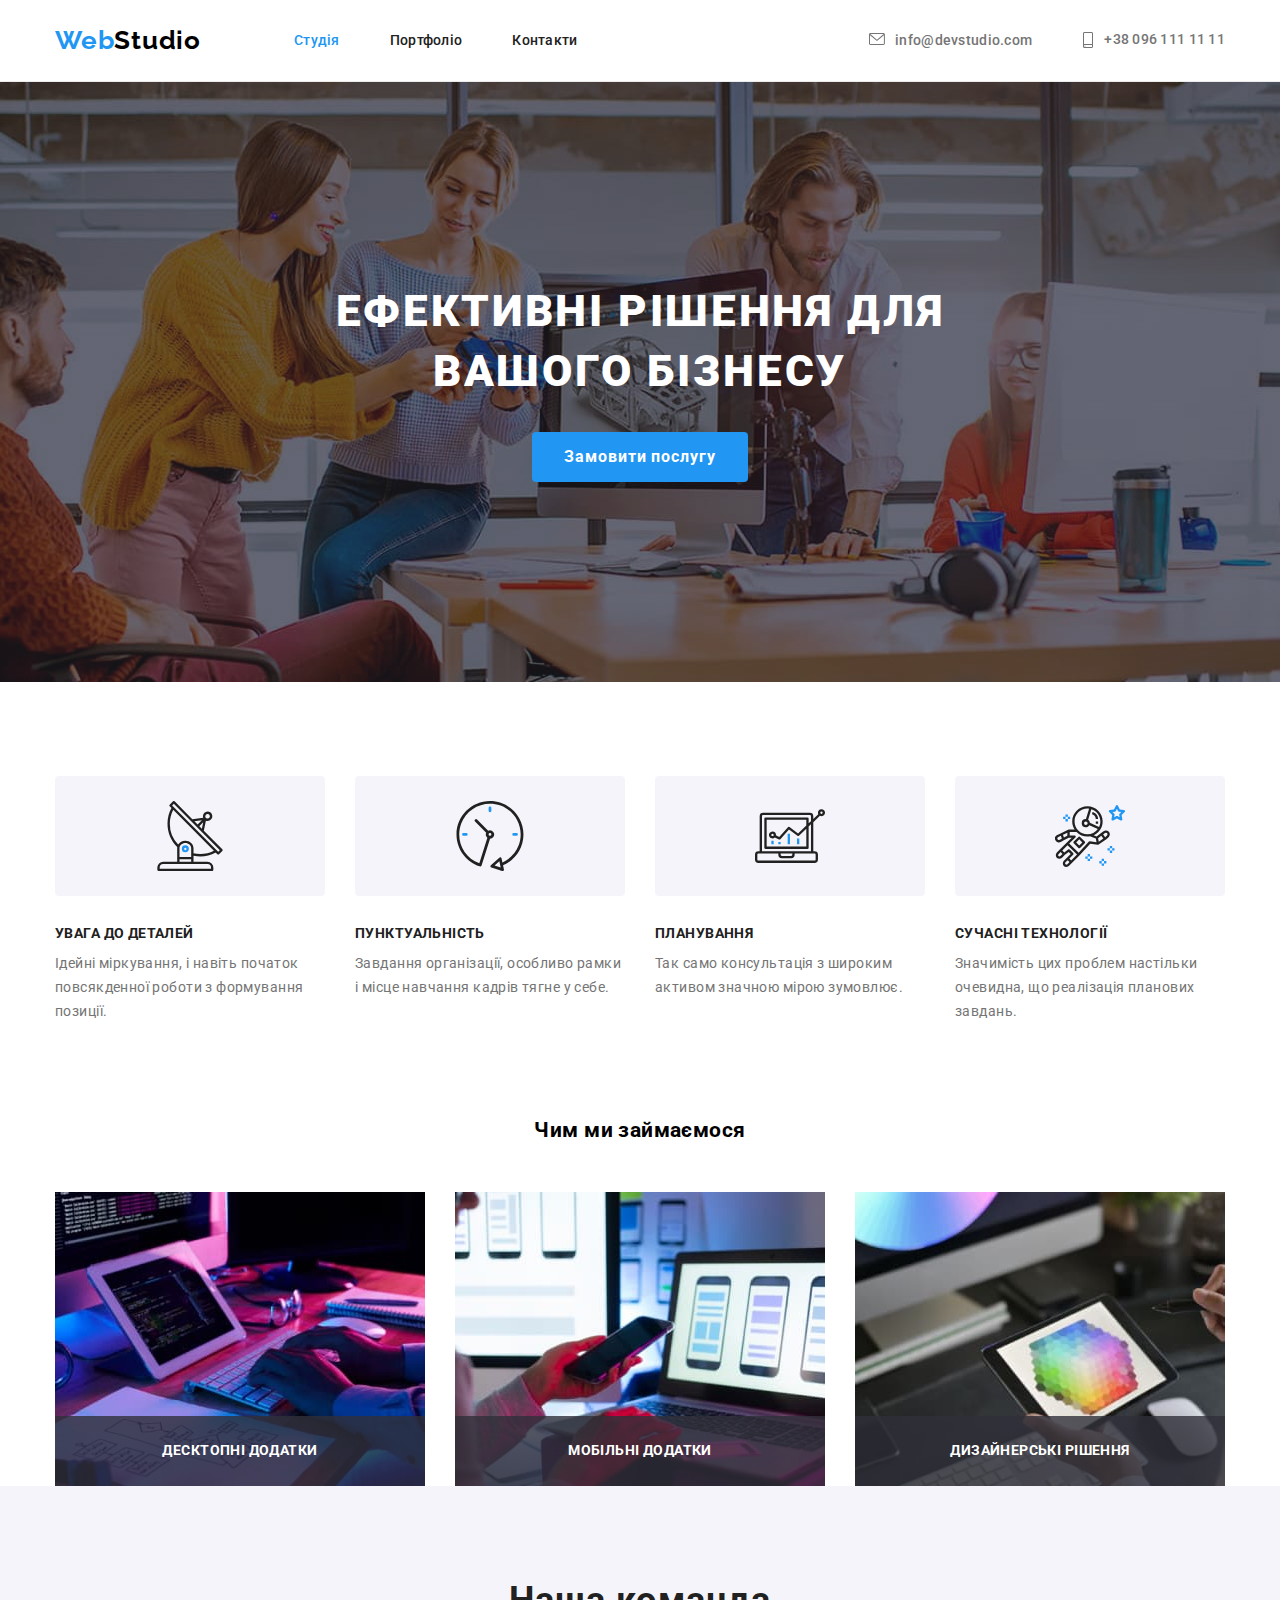
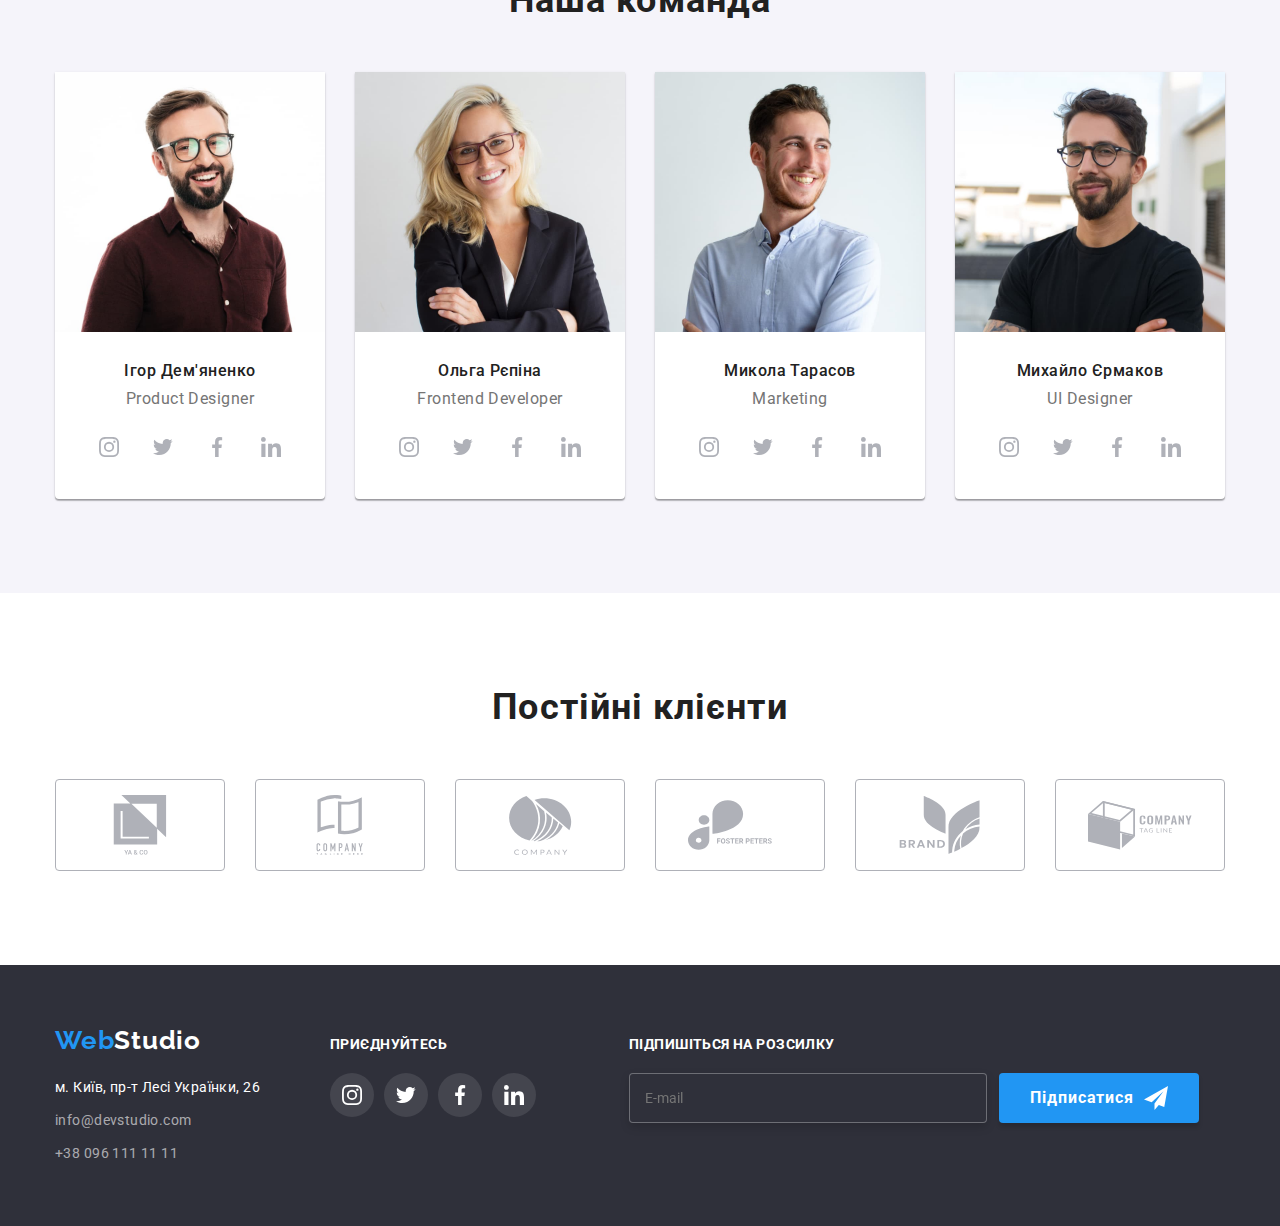
<file: index.html>
<!DOCTYPE html>
<html lang="en">
  <head>
    <meta charset="UTF-8" />
    <meta http-equiv="X-UA-Compatible" content="IE=edge" />
    <meta name="viewport" content="width=device-width, initial-scale=1.0" />
    <link rel="preconnect" href="https://fonts.googleapis.com" />
    <link rel="preconnect" href="https://fonts.gstatic.com" crossorigin />
    <link
      href="https://fonts.googleapis.com/css2?family=Montserrat:wght@400;700&family=Raleway:wght@700&family=Roboto:wght@400;500;700;900&display=swap"
      rel="stylesheet"
    />
    <link
      rel="stylesheet"
      href="https://cdnjs.cloudflare.com/ajax/libs/modern-normalize/1.1.0/modern-normalize.min.css"
      integrity="sha512-wpPYUAdjBVSE4KJnH1VR1HeZfpl1ub8YT/NKx4PuQ5NmX2tKuGu6U/JRp5y+Y8XG2tV+wKQpNHVUX03MfMFn9Q=="
      crossorigin="anonymous"
      referrerpolicy="no-referrer"/>
    <link rel="stylesheet" href="./css/main.min.css" />
    <title>Document</title>
  </head>
  <body>
<section>
    <header class="title">
      <div class="logo">
        <a class="logo__Studio-header" href="index.html">
          <span class="logo__Web-header">Web</span>Studio</a>
        <nav class="navigation">
          <ul class="navigation__header">
            <li class="navigation__item">
              <a href="./index.html" class="navigation__header-link navigation__header-link--current"
                >Студія</a>
            </li>
            <li class="navigation__item">
              <a href="./portfolio.html" class="navigation__header-link"
                >Портфоліо</a
              >
            </li>
            <li class="navigation__item">
              <a href="./index.html" class="navigation__header-link">Контакти</a>
            </li>
          </ul>
        </nav>
         <ul class="contact">
            <li class="contact__item">
              <a class="contact__mail" href="mailto:info@devstudio.com">
                <svg class="contact__icon-letter" width="16px" height="12px">
                <use href="./images/symbol-defs.svg#icon-letterhover"></use>
              </svg>info@devstudio.com</a>
            </li>
            <li class="contact__item">
              <a class="contact__tel" href="tel:+380961111111">
                <svg class="contact__icon-phone" width="12px" height="16px"> 
                <use href="./images/symbol-defs.svg#icon-phone"></use></svg>+38 096 111 11 11</a>
            </li>
          </ul>
      </div>
      </section>
    </header>
    <main>
      <section class="service-order">
        <div class="banner">
          <h1 class="banner__slogan">Ефективні рішення для вашого бізнесу</h1>
          <button data-modal-open class="banner__button-order" type="button">Замовити послугу</button>
         <div class="backdrop is-hidden" data-modal>
        <div class="modal">
           <button data-modal-close  class="modal__close-modal">
            <svg class="modal__close" width="18px" height="18px">
                <use href="./images/symbol-defsicon.svg#icon-closem"></use>
        </svg></button> 
        
        <form class="modal__table">
             <p class="modal__review">Залиште свої дані, ми вам передзвонимо</p>
             <div class="modal__form">
            <label for="name" class="modal__label-form">Ім'я
            <div class="modal__form-icon"> 
            <input class="modal__input-form" type="text" name="name" id="name" required >
            <svg class="modal__table-icon" width="18px" height="18px">
                <use href="./images/symbol-deffs.svg#icon-name"></use>
            </svg>
        </div>
            </label>
            </div>
            <div class="modal__form">
            <label  for="tel" class="modal__label-form">Телефон
                <div class="modal__form-icon">
            <input class="modal__input-form" type="tel" name="tel" id="tel" required >
            <svg class="modal__table-icon" width="18px"  height="18px">
                <use href="./images/symbol-deffs.svg#icon-tel"></use>
            </svg>
        </div>
            </label>
            </div>
            <div class="modal__form">
            <label for="mail" class="modal__label-form">Пошта
                <div class="modal__form-icon">
            <input  class="modal__input-form" type="email" name="mail" id="mail" required>
            <svg class="modal__table-icon" width="18px" height="18px">
                <use href="./images/symbol-deffs.svg#icon-mail"></use>
            </svg>
        </div>
            </label>
            </div>
            <div class="modal__form modal__form--form-comment">
            <label  for="comment" class="modal__label-form">Коментар</label>
            <textarea class="modal__input-comment" name="comment" id="comment" required cols="30" rows="10"  placeholder="Введіть текст"></textarea>
            </div>
            <div class="modal__form-checkbox">
            <label  class="modal__label-checkbox">
            <input  type="checkbox" class="modal__input-checkbox" name="" value="Погоджуюся з розсилкою та приймаю Умови договору">
            <span class="modal__icon-check">
            </span>
            Погоджуюся з розсилкою та приймаю <a class="modal__policy" href="">Умови договору </a></label>
        </div>
            <button class="modal__button-send" type="submit"  >Відправити</button>
        </form>
    
        </div>
         </div>
        </div>
      </section>
      <section class="soft-skills">
        <div class="skills">
          <h2 class="skills__hidden visually-hidden">Портфоліо</h2>
          <ul class="skills__list"> 
            <li class="skills__item-list">
              <div class="skills__icons"><svg class="icon-skills" width="70px" height="70px">
                  <use href="./images/symbol-defs.svg#icon-sputnik-antena"></use>
                </svg></div>
              <h3 class="skills__item">
                Увага до деталей</h3>
              <p class="skills__discription">
                Ідейні міркування, і навіть початок повсякденної роботи з формування позиції.
              </p>
            </li>
            <li class="skills__item-list">
              <div class="skills__icons"><svg class="icon-skills" width="70px" height="70px"> 
                <use href="./images/symbol-defs.svg#icon-time"></use>
              </svg></div>
              <h3 class="skills__item">
                Пунктуальність</h3>
              <p class="skills__discription">
                Завдання організації, особливо рамки і місце навчання кадрів тягне у себе.
              </p>
            </li>
            <li class="skills__item-list">
              <div class="skills__icons"><svg class="icon-skills" width="70px" height="70px">
                <use href="./images/symbol-defs.svg#icon-computer"></use>
              </svg></div>
              <h3 class="skills__item">
                Планування</h3>
              <p class="skills__discription">
                Так само консультація з широким активом значною мірою зумовлює.
              </p>
            </li>
            <li class="skills__item-list">
              <div class="skills__icons"><svg class="icon-skills" width="70px" height="70px">
                <use href="./images/symbol-defs.svg#icon-astranaut"></use>
              </svg></div>
              <h3 class="skills__item">
                Сучасні Технології</h3>
              <p class="skills__discription">
                Значимість цих проблем настільки очевидна, що реалізація планових завдань.
              </p>
            </li>
          </ul>
        </div>
        </section>
        <section class="whatwedo section additional">
        <div class="job container">
          <h2 class="job__image-title">Чим ми займаємося</h2>
          <ul class="job__image-list">
            <li class="job__image"> 
                <div class="job__image-desktop">
              <img width="370" alt="Людина пише код" src="./images/imga.jpg" />
              <p class="job__desktop-app">Десктопні додатки</p>
              </div>  
            </li>
            <li class="job__image">
              <img width="370" alt="Людина вибирає інтерфейс" src="./images/imgb.jpg" />
              <p class="job__desktop-app">Мобільні додатки</p>
            </li>
            <li class="job__image">
              <img width="370" alt="Палітра на екрані девайсу" src="./images/imgc.jpg" />
              <p class="job__desktop-app">Дизайнерські рішення</p>
            </li>
          </ul>
          </div>
        
      </section>
      <section class="image-background">
        <div class="staff">
          <h2 class="staff__image-team">Наша команда</h2>
          <ul class="staff__image-team-list">
            <li class="staff__image-staff">
              <img width="270" alt="фото Ігор Дем'яненко" src="./images/imgd.jpg" />
              <div class="staff__div">
              <h3 class="staff__image-team-name">Ігор Дем'яненко</h3>
              <p class="staff__image-team-position">Product Designer</p>
              <ul class="staff__list">
              <li class="staff__item">
              <a href="" class="staff__link">
                <svg class="staff__icon" width="20px" height="20px" >
                <use href="./images/symbol-defs.svg#icon-instagram"></use> 
                </svg>
                </a>
              </li>
              <li class="staff__item">
              <a href="" class="staff__link">
                <svg class="staff__icon" width="20px" height="20px" >
                <use href="./images/symbol-defs.svg#icon-twitter"></use> 
                </svg>
                </a>
              </li>
              <li class="staff__item">
              <a href="" class="staff__link">
                <svg class="staff__icon" width="20px" height="20px" >
                <use href="./images/symbol-defs.svg#icon-facebook"></use> 
                </svg>
                </a>
              </li>
              <li class="staff__item">
              <a href="" class="staff__link">
                <svg class="staff__icon" width="20px" height="20px" >
                <use href="./images/symbol-defs.svg#icon-linkedin"></use> 
                </svg>
                </a>
              </li>
              </ul>
              </div>
            </li>
            <li class="staff__image-staff">
              <img width="270" alt="фото Ольга Рєпіна" src="./images/imge.jpg" />
              <div class="staff__div">
              <h3 class="staff__image-team-name">Ольга Рєпіна</h3>
              <p class="staff__image-team-position">Frontend Developer</p>
              <ul class="staff__list">
              <li class="staff__item">
              <a href="" class="staff__link">
                <svg class="staff__icon" width="20px" height="20px" >
                <use href="./images/symbol-defs.svg#icon-instagram"></use> 
                </svg>
                </a>
              </li>
              <li class="staff__item">
              <a href="" class="staff__link">
                <svg class="staff__icon" width="20px" height="20px" >
                <use href="./images/symbol-defs.svg#icon-twitter"></use>
                </svg>
                </a>
                <li class="staff__item">
              <a href="" class="staff__link">
                <svg class="staff__icon" width="20px" height="20px" >
                <use href="./images/symbol-defs.svg#icon-facebook"></use> 
                <use href="./"></use>
                </svg>
                </a>
                <li class="staff__item">
              <a href="" class="staff__link">
                <svg class="staff__icon" width="20px" height="20px" >
                <use href="./images/symbol-defs.svg#icon-linkedin"></use>
                </svg>
                </a>
              </div>
            </li>
            <li class="staff__image-staff">
              <img width="270" alt="фото Микола Тарасов" src="images/imgf.jpg" />
              <div class="staff__div">
              <h3 class="staff__image-team-name">Микола Тарасов</h3>
              <p class="staff__image-team-position">Marketing</p>
              <ul class="staff__list">
              <li class="staff__item">
              <a href="" class="staff__link">
                <svg class="staff__icon" width="20px" height="20px" >
                <use href="./images/symbol-defs.svg#icon-instagram"></use>
                </svg>
                </a>
              </li>
              <li class="staff__item">
              <a href="" class="staff__link">
                <svg class="staff__icon" width="20px" height="20px" >
                <use href="./images/symbol-defs.svg#icon-twitter"></use>
                </svg>
                </a>
                <li class="staff__item">
              <a href="" class="staff__link">
                <svg class="staff__icon" width="20px" height="20px" >
                <use href="./images/symbol-defs.svg#icon-facebook"></use> 
                </svg>
                </a>
                <li class="staff__item">
              <a href="" class="staff__link">
                <svg class="staff__icon" width="20px" height="20px" >
                <use href="./images/symbol-defs.svg#icon-linkedin"></use> 
                </svg>
                </a>
              </div>
            </li>
            <li class="staff__image-staff">
              <img width="270" alt="фото Михайло Єрмаков" src="images/imgg.jpg" />
              <div class="staff__div">
              <h3 class="staff__image-team-name">Михайло Єрмаков </h3>
              <p class="staff__image-team-position">UI Designer</p>
              <ul class="staff__list">
              <li class="staff__item">
              <a href="" class="staff__link">
                <svg class="staff__icon" width="20px" height="20px"  >
                <use href="./images/symbol-defs.svg#icon-instagram"></use> 
                </svg>
                </a>
              </li>
              <li class="staff__item">
              <a href="" class="staff__link">
                <svg class="staff__icon" width="20px" height="20px" >
                <use href="./images/symbol-defs.svg#icon-twitter"></use>                 
                </svg>
                </a>
              </li>
              <li class="staff__item">
              <a href="" class="staff__link">
                <svg class="staff__icon" width="20px" height="20px" >
                <use href="./images/symbol-defs.svg#icon-facebook"></use>                
                </svg>
                </a>
              </li>
              <li class="staff__item">
              <a href="" class="staff__link">
                <svg class="staff__icon" width="20px" height="20px" >      
                <use href="./images/symbol-defs.svg#icon-linkedin"></use> 
                </svg>
                </a>
              </li>
              </div>
            </li>
          </ul>
        </div>
        </section>
        <section class="clients">
        <div class="customers">
          <h2 class="customers__title">Постійні клієнти</h2>
          <ul class="customers__list">
            <li class="customers__items">
              <a href="#" class="customers__icon-ref">
             <svg class="customers__icons" width="106px" height="60px">
              <use href="./images/symbol-defs.svg#icon-yaco"></use>
             </svg>
             </a>
            </li>
            <li class="customers__items">
              <a href="#" class="customers__icon-ref">
             <svg class="customers__icons" width="106px" height="60px">
              <use href="./images/symbol-defs.svg#icon-companytaglinehere"></use>
             </svg>
             </a>
            </li>
            <li class="customers__items">
             <a href="#" class="customers__icon-ref">
              <svg class="customers__icons" width="106px" height="60px">
              <use href="./images/symbol-defs.svg#icon-company"></use>
             </svg>
             </a>
            </li>
            <li class="customers__items">
              <a href="#" class="customers__icon-ref">
             <svg class="customers__icons" width="106px" height="60px">
              <use href="./images/symbol-defs.svg#icon-fosterpeters"></use>
             </svg>
             </a>
            </li>
            <li class="customers__items">
              <a href="#" class="customers__icon-ref">
             <svg class="customers__icons" width="106px" height="60px">
              <use href="./images/symbol-defs.svg#icon-brand"></use>
             </svg>
             </a>
            </li>
            <li class="customers__items">
              <a href="#" class="customers__icon-ref">
             <svg class="customers__icons" width="106px" height="60px">
              <use href="./images/symbol-defs.svg#icon-companytagline"></use>
             </svg>
             </a>
            </li>
          </ul>
        </div>
      </section>
    </main>
    <footer class="site-footer">
      <div class="footer">
      <div class="footer__web">
        <a class="footer__Studio" href="index.html"
          ><span class="footer__Web">Web</span>Studio</a>
        <address class="footer__address">
          <ul class="footer__contact-information">
            <li class="footer__address-link">
              <a
                class="footer__google-map"
                href="https://goo.gl/maps/xMRnPwp1A4SYm6yV7"
                target="_blank"
                rel="noreferrer noopener">
                м. Київ, пр-т Лесі Українки, 26</a>
            </li>
            <li class="footer__address-link">
              <a class="footer__contact-email" href="mailto:info@devstudio.com"
                >info@devstudio.com</a>
            </li>
            <li class="footer__address-link">
              <a class="footer__contact-phone link-decoration" href="tel:+380961111111"
                >+38 096 111 11 11</a>
            </li>
          </ul>
      </div>
      <div class="footer__social-network">
        <h2 class="footer__social-network-title">Приєднуйтесь</h2>
        <ul class="footer__social-list">
        <li class="footer__social-item">
        <a  href="" class="footer__social-link" >
      <svg class="footer__social-icon" width="20px" height="20px">
        <use href="./images/symbol-defs.svg#icon-instagram"></use>
      </svg>
        </a>
        </li>
        <li class="footer__social-item">
        <a href="#" class="footer__social-link" >
      <svg class="footer__social-icon" width="20px" height="20px">
        <use href="./images/symbol-defs.svg#icon-twitter"></use>
      </svg>
        </a>
        </li>
        <li class="footer__social-item">
        <a href="#" class="footer__social-link" >
      <svg class="footer__social-icon" width="20px" height="20px">
        <use href="./images/symbol-defs.svg#icon-facebook"></use>
      </svg>
        </a>
        </li>
        <li class="footer__social-item">
        <a href="#" class="footer__social-link" >
      <svg class="footer__social-icon" width="20px" height="20px">
        <use href="./images/symbol-defs.svg#icon-linkedin"></use>
      </svg>
        </a>
        </li>
        </ul>
      </h2>
      </div>
      <div class="footer__news-letter">
        <h2 class="footer__news-title">Підпишіться на розсилку</h2>
        <form class="footer__mail">
            <label  for="e-mail"></label>
            <input class="footer__text-email" type="mail" name="e-mail" id="e-mail" required  placeholder="E-mail">
            <button class="footer__button-sign" type="submit"><span class="footer__text-sign">Підписатися</span> 
                <svg class="footer__icon" width="24" height="24">
                    <use href="./images/symbol-deffs.svg#icon-send"></use>
                </svg>
            </button>
        </form>
      </div>
      </div>
      </address>
    </footer>
    
     <script src="./js/modal.js"></script>
  </body>
</html>
</file>
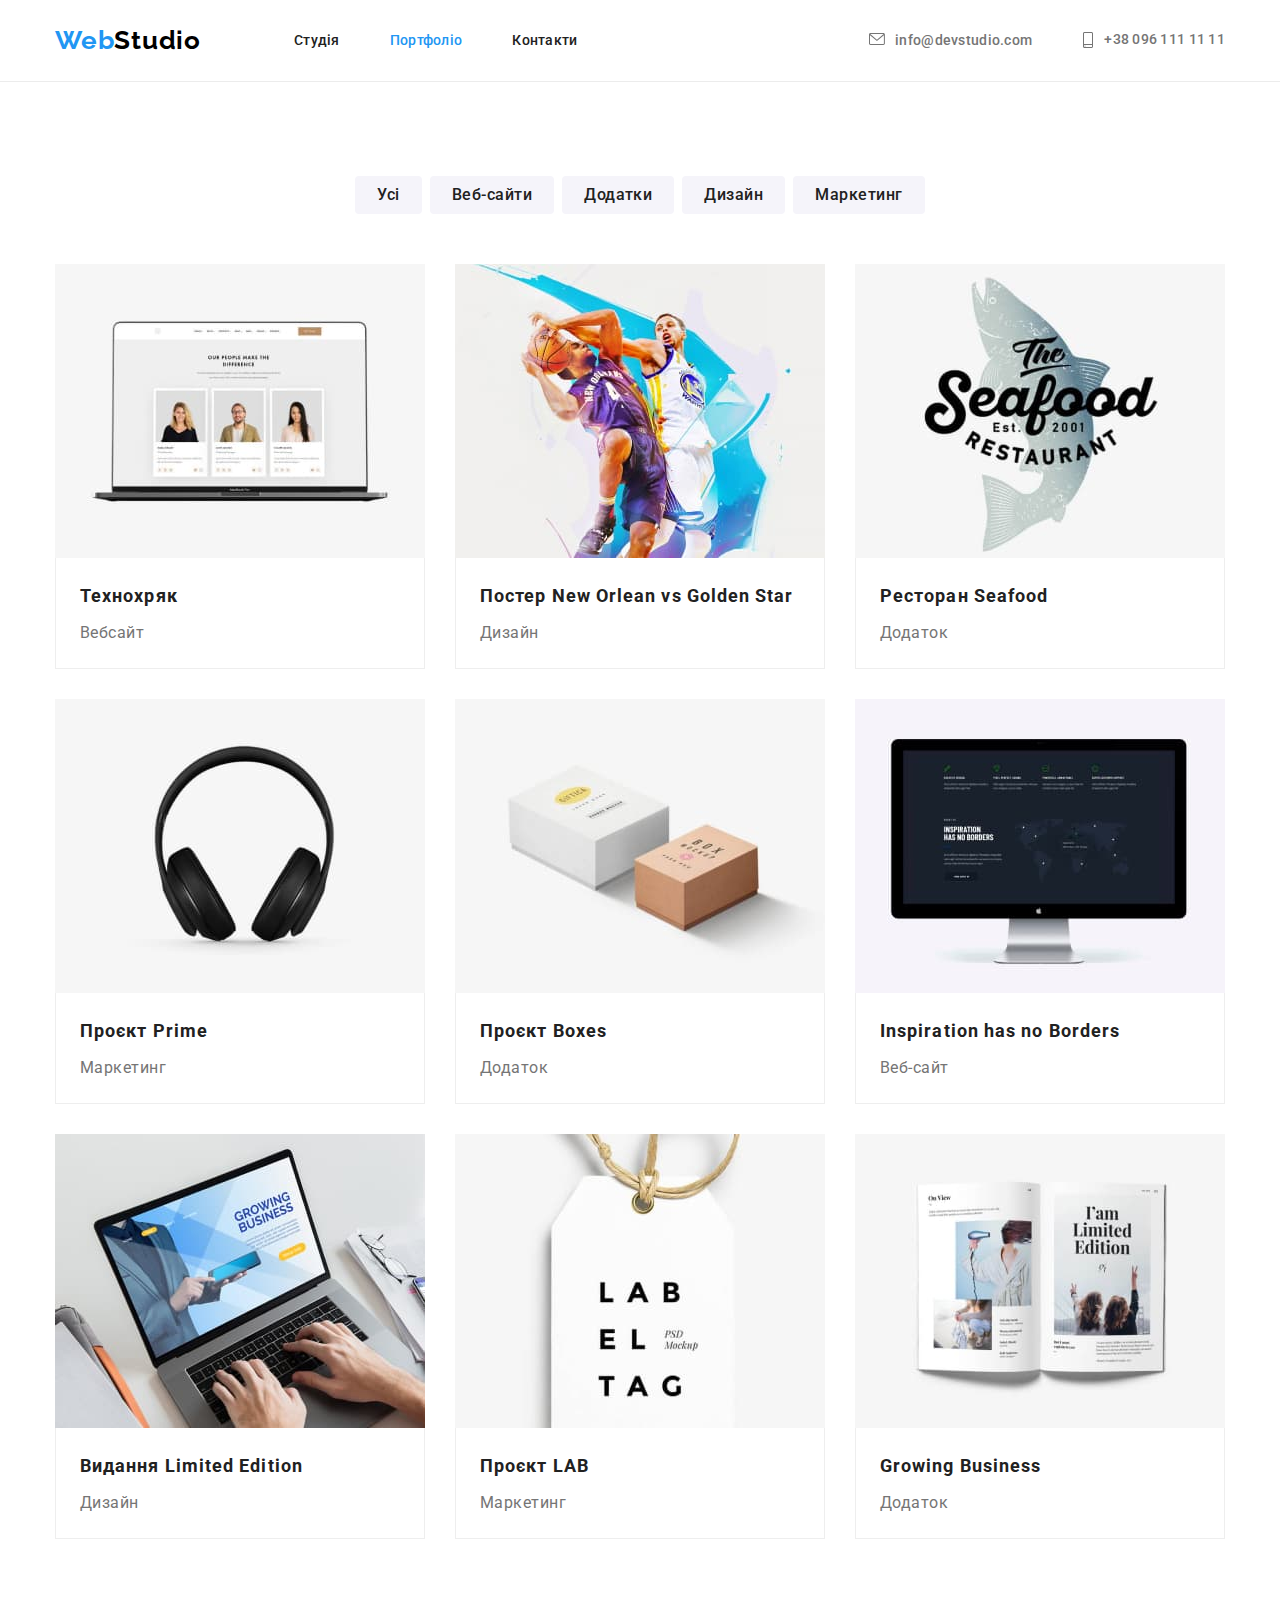
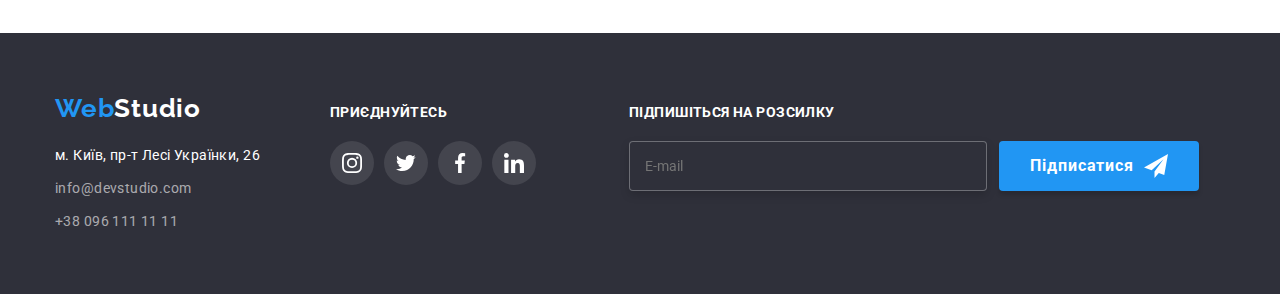
<file: portfolio.html>
<!DOCTYPE html>
<html lang="en">
  <head>
    <meta charset="UTF-8" />
    <meta http-equiv="X-UA-Compatible" content="IE=edge" />
    <meta name="viewport" content="width=device-width, initial-scale=1.0" />
    <link rel="preconnect" href="https://fonts.googleapis.com" />
    <link rel="preconnect" href="https://fonts.gstatic.com" crossorigin />
    <link
      href="https://fonts.googleapis.com/css2?family=Montserrat:wght@400;700&family=Raleway:wght@700&family=Roboto:wght@400;500;700;900&display=swap"
      rel="stylesheet"
    />
    <link
      rel="stylesheet"
      href="https://cdnjs.cloudflare.com/ajax/libs/modern-normalize/1.1.0/modern-normalize.min.css"
      integrity="sha512-wpPYUAdjBVSE4KJnH1VR1HeZfpl1ub8YT/NKx4PuQ5NmX2tKuGu6U/JRp5y+Y8XG2tV+wKQpNHVUX03MfMFn9Q=="
      crossorigin="anonymous"
      referrerpolicy="no-referrer"
    />
    <link rel="stylesheet" href="./css/main.min.css"/>
    <title>Портфоліо</title>
  </head>
  <body>
    <section>
    <header class="title">
      <div class="logo">
        <a class="logo__Studio-header" href="index.html">
          <span class="logo__Web-header">Web</span>Studio</a>
        <nav class="navigation">
          <ul class="navigation__header">
            <li class="navigation__item">
              <a href="./index.html" class="navigation__header-link"
                >Студія</a>
            </li>
            <li class="navigation__item">
              <a href="./portfolio.html" class="navigation__header-link  navigation__header-link--current"
                >Портфоліо</a
              >
            </li>
            <li class="navigation__item">
              <a href="./index.html" class="navigation__header-link">Контакти</a>
            </li>
          </ul>
        </nav>
         <ul class="contact">
            <li class="contact__item">
              <a class="contact__mail" href="mailto:info@devstudio.com">
                <svg class="contact__icon-letter" width="16px" height="12px">
                <use href="./images/symbol-defs.svg#icon-letterhover"></use>
              </svg>info@devstudio.com</a>
            </li>
            <li class="contact__item">
              <a class="contact__tel" href="tel:+380961111111">
                <svg class="contact__icon-phone" width="12px" height="16px"> 
                <use href="./images/symbol-defs.svg#icon-phone"></use></svg>+38 096 111 11 11</a>
            </li>
          </ul>
      </div>
      </section>
    </header>
    <main>
      <section class="main-section">
        <div class="btns">
          <h1 class="btns__hidden">Портфоліо</h1>
          <ul class="btns__list">
            <li><button class="btns__btn" type="button">Усі</button></li>
            <li><button class="btns__btn" type="button">Веб-сайти</button></li>
            <li><button class="btns__btn" type="button">Додатки</button></li>
            <li><button class="btns__btn" type="button">Дизайн</button></li>
            <li><button class="btns__btn" type="button">Маркетинг</button></li>
          </ul>
          <ul class="cards-images">
            <li class="cards">
              <a href="" class="cards__link">
                <div class="cards__overlay">
              <img width="370" alt="веб-сайт" src="./images/img8.jpg" />
              <div class="cards__work-text">
              <p class="cards__overlay-text">Ресурс пропонує комплексні пропозиції з різним рівнем функціоналу та сервісів. Все це дозволить відвідувачу отримати вичерпні відомості про компанію чи приватну особу.
              </p>
            </div>
            </div>
              <div class="cards__image-border">
                <h2 class="cards__image-name">Технохряк</h2>
                <p class="cards__image-name-discription">Вебсайт</p>
              </div>
              </a>
            </li>
            <li class="cards">
              <a href="" class="cards__link link-decoration">
                <div class="cards__overlay">
              <img width="370" alt="дизайн" src="./images/img9.jpg" />
              <div class="cards__work-text">
              <p class="cards__overlay-text">Ресурс пропонує комплексні пропозиції з різним рівнем функціоналу та сервісів. Все це дозволить відвідувачу отримати вичерпні відомості про компанію чи приватну особу.
              </p>
              </div>
            </div>
              <div class="cards__image-border">
                <h2 class="cards__image-name">Постер New Orlean vs Golden Star</h2>
                <p class="cards__image-name-discription">Дизайн</p>
              </div>
              </a>
            </li>
            <li class="cards">
              <a href="" class="cards__link link-decoration">
                <div class="cards__overlay">
              <img width="370" alt="додаток" src="./images/img10.jpg" />
              <div class="cards__work-text">
              <p class="cards__overlay-text">Ресурс пропонує комплексні пропозиції з різним рівнем функціоналу та сервісів. Все це дозволить відвідувачу отримати вичерпні відомості про компанію чи приватну особу.
              </p>
              </div>
            </div>
              <div class="cards__image-border">
                <h2 class="cards__image-name">Ресторан Seafood</h2>
                <p class="cards__image-name-discription">Додаток</p>
              </div>
              </a>
            </li>
            <li class="cards">
              <a href="" class="cards__link link-decoration">
                <div class="cards__overlay">
              <img width="370" alt="маркетинг" src="./images/img11.jpg" />
              <div class="cards__work-text">
              <p class="cards__overlay-text">Ресурс пропонує комплексні пропозиції з різним рівнем функціоналу та сервісів. Все це дозволить відвідувачу отримати вичерпні відомості про компанію чи приватну особу.
              </p>
              </div>
            </div>
              <div class="cards__image-border">
                <h2 class="cards__image-name">Проєкт Prime</h2>
                <p class="cards__image-name-discription">Маркетинг</p>
              </div>
              </a>
            </li>
            <li class="cards">
              <a href="" class="cards__link link-decoration">
                <div class="cards__overlay">
              <img width="370" alt="фото додаток" src="./images/img12.jpg" />
              <div class="cards__work-text">
              <p class="cards__overlay-text">Ресурс пропонує комплексні пропозиції з різним рівнем функціоналу та сервісів. Все це дозволить відвідувачу отримати вичерпні відомості про компанію чи приватну особу.
              </p>
              </div>
            </div>
              <div class="cards__image-border">
                <h2 class="cards__image-name">Проєкт Boxes</h2>
                <p class="cards__image-name-discription">Додаток</p>
              </div>
              </a>
            </li>
            <li class="cards">
              <a href="" class="cards__link link-decoration">
                <div class="cards__overlay">
              <img width="370" alt="фото веб-сайт" src="./images/img13.jpg" />
              <div class="cards__work-text">
              <p class="cards__overlay-text">Ресурс пропонує комплексні пропозиції з різним рівнем функціоналу та сервісів. Все це дозволить відвідувачу отримати вичерпні відомості про компанію чи приватну особу.
              </p>
              </div>
            </div>
              <div class="cards__image-border">
                <h2 class="cards__image-name">Inspiration has no Borders</h2>
                <p class="cards__image-name-discription">Веб-сайт</p>
              </div>
              </a>
            </li>
            <li class="cards">
              <a href="" class="cards__link link-decoration">
                <div class="cards__overlay">
              <img width="370" alt="фото дизайн" src="./images/img14.jpg" />
              <div class="cards__work-text">
              <p class="cards__overlay-text">Ресурс пропонує комплексні пропозиції з різним рівнем функціоналу та сервісів. Все це дозволить відвідувачу отримати вичерпні відомості про компанію чи приватну особу.
              </p>
              </div>
            </div>
              <div class="cards__image-border">
                <h2 class="cards__image-name">Видання Limited Edition</h2>
                <p class="cards__image-name-discription">Дизайн</p>
              </div>
              </a>
            </li>
            <li class="cards">
              <a href="" class="cards__link link-decoration">
                <div class="cards__overlay">
              <img width="370" alt="фото маркетинг" src="images/img15.jpg" />
              <div class="cards__work-text">
              <p class="cards__overlay-text">Ресурс пропонує комплексні пропозиції з різним рівнем функціоналу та сервісів. Все це дозволить відвідувачу отримати вичерпні відомості про компанію чи приватну особу.
              </p>
              </div>
            </div>
              <div class="cards__image-border">
                <h2 class="cards__image-name">Проєкт LAB</h2>
                <p class="cards__image-name-discription">Маркетинг</p>
              </div>
              </a>
            </li>
            <li class="cards">
              <a href="" class="cards__link link-decoration">
                <div class="cards__overlay">
              <img width="370" alt="додаток сайт" src="images/img16.jpg" />
              <div class="cards__work-text">
              <p class="cards__overlay-text">Ресурс пропонує комплексні пропозиції з різним рівнем функціоналу та сервісів. Все це дозволить відвідувачу отримати вичерпні відомості про компанію чи приватну особу.
              </p>
              </div>
            </div>
              <div class="cards__image-border">
                <h2 class="cards__image-name">Growing Business</h2>
                <p class="cards__image-name-discription">Додаток</p>
                </div>
                </a>
            </li>
          </ul>
      </section>
    </main>
    <footer class="site-footer">
      <div class="footer">
      <div class="footer__web">
        <a class="footer__Studio" href="index.html"
          ><span class="footer__Web">Web</span>Studio</a>
        <address class="footer__address">
          <ul class="footer__contact-information">
            <li class="footer__address-link">
              <a
                class="footer__google-map"
                href="https://goo.gl/maps/xMRnPwp1A4SYm6yV7"
                target="_blank"
                rel="noreferrer noopener">
                м. Київ, пр-т Лесі Українки, 26</a>
            </li>
            <li class="footer__address-link">
              <a class="footer__contact-email" href="mailto:info@devstudio.com"
                >info@devstudio.com</a>
            </li>
            <li class="footer__address-link">
              <a class="footer__contact-phone link-decoration" href="tel:+380961111111"
                >+38 096 111 11 11</a>
            </li>
          </ul>
      </div>
      <div class="footer__social-network">
        <h2 class="footer__social-network-title">Приєднуйтесь</h2>
        <ul class="footer__social-list">
        <li class="footer__social-item">
        <a  href="" class="footer__social-link" >
      <svg class="footer__social-icon" width="20px" height="20px">
        <use href="./images/symbol-defs.svg#icon-instagram"></use>
      </svg>
        </a>
        </li>
        <li class="footer__social-item">
        <a href="#" class="footer__social-link" >
      <svg class="footer__social-icon" width="20px" height="20px">
        <use href="./images/symbol-defs.svg#icon-twitter"></use>
      </svg>
        </a>
        </li>
        <li class="footer__social-item">
        <a href="#" class="footer__social-link" >
      <svg class="footer__social-icon" width="20px" height="20px">
        <use href="./images/symbol-defs.svg#icon-facebook"></use>
      </svg>
        </a>
        </li>
        <li class="footer__social-item">
        <a href="#" class="footer__social-link" >
      <svg class="footer__social-icon" width="20px" height="20px">
        <use href="./images/symbol-defs.svg#icon-linkedin"></use>
      </svg>
        </a>
        </li>
        </ul>
      </h2>
      </div>
      <div class="footer__news-letter">
        <h2 class="footer__news-title">Підпишіться на розсилку</h2>
        <form class="footer__mail">
            <label  for="e-mail"></label>
            <input class="footer__text-email" type="mail" name="e-mail" id="e-mail" required  placeholder="E-mail">
            <button class="footer__button-sign" type="submit"><span class="footer__text-sign">Підписатися</span> 
                <svg class="footer__icon" width="24" height="24">
                    <use href="./images/symbol-deffs.svg#icon-send"></use>
                </svg>
            </button>
        </form>
      </div>
      </div>
      </address>
    </footer>
    
     <script src="./js/modal.js"></script>
  </body>
</html>
</file>
<file: css/main.min.css>
/*! modern-normalize v1.1.0 | MIT License | https://github.com/sindresorhus/modern-normalize */*,::before,::after{-webkit-box-sizing:border-box;box-sizing:border-box}html{line-height:1.15;-webkit-text-size-adjust:100%;-moz-tab-size:4;-o-tab-size:4;tab-size:4}body{margin:0;font-family:system-ui,-apple-system,"Segoe UI",Roboto,Helvetica,Arial,sans-serif,"Apple Color Emoji","Segoe UI Emoji"}hr{height:0;color:inherit}abbr[title]{-webkit-text-decoration:underline dotted;text-decoration:underline dotted}b,strong{font-weight:bolder}code,kbd,samp,pre{font-family:ui-monospace,SFMono-Regular,Consolas,"Liberation Mono",Menlo,monospace;font-size:1em}small{font-size:80%}sub,sup{font-size:75%;line-height:0;position:relative;vertical-align:baseline}sub{bottom:-0.25em}sup{top:-0.5em}table{text-indent:0;border-color:inherit}button,input,optgroup,select,textarea{font-family:inherit;font-size:100%;line-height:1.15;margin:0}button,select{text-transform:none}button,[type=button],[type=reset],[type=submit]{-webkit-appearance:button}::-moz-focus-inner{border-style:none;padding:0}:-moz-focusring{outline:1px dotted ButtonText}:-moz-ui-invalid{box-shadow:none}legend{padding:0}progress{vertical-align:baseline}::-webkit-inner-spin-button,::-webkit-outer-spin-button{height:auto}[type=search]{-webkit-appearance:textfield;outline-offset:-2px}::-webkit-search-decoration{-webkit-appearance:none}::-webkit-file-upload-button{-webkit-appearance:button;font:inherit}summary{display:list-item}body{font-family:"Roboto",sans-serif;background-color:var(--top-line-color);color:var(--dark-grey-color);font-size:14px;letter-spacing:.03em}p,h1,h2,h3,h4,h5,h6{margin:0}img{max-width:100%;height:auto;display:block}address{font-style:normal}ul{margin:0;padding-left:0;list-style:none}button{cursor:pointer;border:none;border-radius:4px;display:block}.cards-images,.btns__list,.footer__contact-information,.staff__image-team-list,.job__image-list,.skills__list,.contact,.navigation__header{list-style:none;padding-left:0;margin:0}.cards__link,.footer__Studio,.footer__Web,.footer__contact-phone,.footer__contact-email,.footer__google-map,.customers__icon-ref,.logo__Studio-header,.logo__Web-header,.contact__mail,.contact__tel,.navigation__header-link{text-decoration:none}.btns__hidden,.skills__hidden{position:absolute;width:1px;height:1px;margin:-1px;border:0;padding:0;white-space:nowrap;-webkit-clip-path:inset(100%);clip-path:inset(100%);clip:rect(0 0 0 0);overflow:hidden}.btns,.footer,.customers,.staff,.skills,.banner,.logo{width:1200px;margin:0 auto;padding:0 15px}.main-section,.clients,.image-background,.soft-skills{padding-top:94px;padding-bottom:94px}.navigation{display:-webkit-box;display:-ms-flexbox;display:flex;margin-left:93px;-webkit-box-align:center;-ms-flex-align:center;align-items:center}.navigation__header{font-weight:500;font-size:14px;line-height:1.14;letter-spacing:.02em;display:-webkit-box;display:-ms-flexbox;display:flex}.navigation__header-link{font-weight:500;font-size:14px;line-height:1.14;letter-spacing:.02em;color:#212121;position:relative;padding:32px 0;-webkit-transition:color 250ms cubic-bezier(0.4, 0, 0.2, 1);transition:color 250ms cubic-bezier(0.4, 0, 0.2, 1)}.navigation__header-link:hover,.navigation__header-link:focus{color:#2196f3}.navigation__header-link--current{color:#2196f3;position:relative}.navigation__item{display:-webkit-box;display:-ms-flexbox;display:flex;-ms-flex-line-pack:center;align-content:center}.navigation__item:last-child{margin-right:0}.navigation__header .navigation__item{margin-right:50px}.contact{display:-webkit-box;display:-ms-flexbox;display:flex;margin-left:auto;margin-right:0;-webkit-box-align:center;-ms-flex-align:center;align-items:center}.contact__tel{display:-webkit-box;display:-ms-flexbox;display:flex;-webkit-box-align:center;-ms-flex-align:center;align-items:center;color:#757575;font-weight:500;font-size:14px;line-height:1.14;letter-spacing:.02em;color:#757575;-webkit-transition:color 250ms cubic-bezier(0.4, 0, 0.2, 1);transition:color 250ms cubic-bezier(0.4, 0, 0.2, 1)}.contact__tel:hover,.contact__tel:focus{color:#2196f3}.contact__icon-phone{fill:currentColor;margin-right:10px;-ms-flex-item-align:center;align-self:center}.contact__icon-letter{fill:currentColor;margin-right:10px;-webkit-box-align:center;-ms-flex-align:center;align-items:center}.contact__mail{font-weight:500;font-size:14px;line-height:1.14;letter-spacing:.02em;color:#757575;-webkit-transition:color 250ms cubic-bezier(0.4, 0, 0.2, 1);transition:color 250ms cubic-bezier(0.4, 0, 0.2, 1)}.contact__mail:hover,.contact__mail:focus{color:#2196f3}.contact__item{padding-top:32px;padding-bottom:32px;display:block}.contact .contact__item+.contact__item{margin-left:50px}.title{border-bottom:1px solid #ececec}.logo{display:-webkit-box;display:-ms-flexbox;display:flex;-webkit-box-align:center;-ms-flex-align:center;align-items:center}.logo__Web-header{font-family:"Raleway";font-weight:700;font-size:26px;line-height:1.19;letter-spacing:.03em;color:#2196f3;display:-webkit-box;display:-ms-flexbox;display:flex;display:inline-block}.logo__Studio-header{font-family:"Raleway";font-weight:700;font-size:26px;line-height:1.19;letter-spacing:.03em;color:#000;display:-webkit-box;display:-ms-flexbox;display:flex;display:inline-block}.service-order{background:#2f303a;padding-bottom:200px;padding-top:200px;background-image:-webkit-gradient(linear, left top, right top, from(rgba(47, 48, 58, 0.4)), to(rgba(47, 48, 58, 0.4))),url("../images/img-staff.jpg");background-image:linear-gradient(to right, rgba(47, 48, 58, 0.4), rgba(47, 48, 58, 0.4)),url("../images/img-staff.jpg");background-position:center;background-repeat:no-repeat;background-size:cover;max-width:1600px;height:600px;margin:0 auto}.banner__slogan{font-weight:900;font-size:44px;line-height:1.36;letter-spacing:.06em;text-transform:uppercase;color:#fff;width:696px;margin-bottom:30px;margin-left:auto;margin-right:auto;text-align:center}.banner__button-order{font-family:inherit;font-weight:700;font-size:16px;line-height:1.88;letter-spacing:.06em;border-radius:4px;cursor:pointer;color:#fff;background:#2196f3;display:block;margin:0 auto;border:none;padding:10px 32px}.banner__button-order:hover,.banner__button-order:focus{color:#fff;background-color:#188ce8;-webkit-transition:250ms cubic-bezier(0.4, 0, 0.2, 1);transition:250ms cubic-bezier(0.4, 0, 0.2, 1)}.backdrop{position:fixed;top:0;left:0;width:100%;height:100%;background-color:rgba(0,0,0,.2);opacity:1;visibility:visible;-webkit-transition:opacity 250ms cubic-bezier(0.4, 0, 0.2, 1),visibility 250ms cubic-bezier(0.4, 0, 0.2, 1);transition:opacity 250ms cubic-bezier(0.4, 0, 0.2, 1),visibility 250ms cubic-bezier(0.4, 0, 0.2, 1)}.is-hidden{opacity:0;pointer-events:none;visibility:hidden}.backdrop-is--hidden .modal{-webkit-transform:translate(-50%, -50%) scale(0);transform:translate(-50%, -50%) scale(0)}.modal{position:absolute;top:50%;left:50%;-webkit-transform:translate(-50%, -50%) scale(1);transform:translate(-50%, -50%) scale(1);width:528px;height:581px;-webkit-transition:-webkit-transform 250ms cubic-bezier(0.4, 0, 0.2, 1);transition:-webkit-transform 250ms cubic-bezier(0.4, 0, 0.2, 1);transition:transform 250ms cubic-bezier(0.4, 0, 0.2, 1);transition:transform 250ms cubic-bezier(0.4, 0, 0.2, 1), -webkit-transform 250ms cubic-bezier(0.4, 0, 0.2, 1);background-color:#fff;border-radius:4px}.modal__review{margin-bottom:12px;font-weight:700;width:448px;font-size:20px;line-height:1.15;text-align:center;-webkit-box-pack:center;-ms-flex-pack:center;justify-content:center;letter-spacing:.03em;color:#000}.modal__table{width:100%;padding:40px}.modal__form{position:relative;display:-webkit-box;display:-ms-flexbox;display:flex;-webkit-box-orient:vertical;-webkit-box-direction:normal;-ms-flex-direction:column;flex-direction:column;text-align:start;-webkit-transition:border-color 250ms cubic-bezier(0.4, 0, 0.2, 1);transition:border-color 250ms cubic-bezier(0.4, 0, 0.2, 1);margin-bottom:10px}.modal__form:focus-within .modal__input-form,.modal__form:hover .modal__input-form{border:1px solid #2196f3}.modal__form:focus-within .modal__table-icon,.modal__form:hover .modal__table-icon{fill:#2196f3}.modal__form:focus-within .modal__input-comment,.modal__form:hover .modal__input-comment{border:1px solid #2196f3}.modal__form--form-comment{margin-bottom:20px}.modal__input-form{position:relative;width:448px;height:40px;padding-left:42px;border:1px solid rgba(33,33,33,.2);border-radius:4px;-webkit-transition:border-color 250ms cubic-bezier(0.4, 0, 0.2, 1);transition:border-color 250ms cubic-bezier(0.4, 0, 0.2, 1)}.modal__label-form{font-size:12px;line-height:1.16;letter-spacing:.01em;color:#757575}textarea{resize:none;margin-top:4px}.modal__input-comment{width:100%;height:120px;padding:12px 16px;font-weight:400;font-size:12px;line-height:1.16;letter-spacing:.01em;border:1px solid rgba(33,33,33,.2);border-radius:4px;color:rgba(117,117,117,.5);-webkit-transition:border-color 250ms cubic-bezier(0.4, 0, 0.2, 1);transition:border-color 250ms cubic-bezier(0.4, 0, 0.2, 1)}.modal__form-icon{margin-top:4px;margin-bottom:4px}.modal__table-icon{position:absolute;display:inline-block;top:60%;left:15px;fill:#212121;-webkit-transition:fill 250ms cubic-bezier(0.4, 0, 0.2, 1);transition:fill 250ms cubic-bezier(0.4, 0, 0.2, 1);-webkit-transform:translateY(-50%);transform:translateY(-50%)}.modal__icon-check{display:inline-block;width:15px;height:15px;border:2px solid #212121;background-color:#fff;border-radius:2px;margin-right:7px;-webkit-transition:-webkit-transform 250ms cubic-bezier(0.4, 0, 0.2, 1);transition:-webkit-transform 250ms cubic-bezier(0.4, 0, 0.2, 1);transition:transform 250ms cubic-bezier(0.4, 0, 0.2, 1);transition:transform 250ms cubic-bezier(0.4, 0, 0.2, 1), -webkit-transform 250ms cubic-bezier(0.4, 0, 0.2, 1)}.modal__policy{font-size:14px;line-height:1.71;margin-left:5px;letter-spacing:.03em;color:#2196f3;text-underline-offset:.25em}.modal__label-checkbox{display:-webkit-box;display:-ms-flexbox;display:flex;-webkit-box-align:center;-ms-flex-align:center;align-items:center;-webkit-box-pack:center;-ms-flex-pack:center;justify-content:center;font-weight:400;font-size:14px;line-height:1.71;letter-spacing:.03em;color:#757575}.modal__input-checkbox{position:absolute;width:1px;height:1px;margin:-1px;border:0;padding:0;white-space:nowrap;-webkit-clip-path:inset(100%);clip-path:inset(100%);clip:rect(0 0 0 0);overflow:hidden}.modal__input-checkbox:checked+.modal__icon-check{background-color:#2196f3;background-image:url(../images/iconcheck.svg);background-size:contain;margin-right:7px;border-radius:2px;background-origin:border-box;border-color:#2196f3}.modal__button-send{display:block;margin:30px auto 0;cursor:pointer;font-weight:700;font-size:16px;line-height:1.88;letter-spacing:.06em;width:200px;height:50px;background-color:#188ce8;color:#fff;border-radius:4px;border:none;border-color:#2196f3}.modal__close-modal{position:absolute;top:8px;right:8px;background-color:#fff;border:none;border:1px solid rgba(0,0,0,.1);width:30px;height:30px;border-radius:50%;display:-webkit-box;display:-ms-flexbox;display:flex;-webkit-box-align:center;-ms-flex-align:center;align-items:center;-webkit-box-pack:center;-ms-flex-pack:center;justify-content:center}.modal__close{-webkit-transition:fill 250ms cubic-bezier(0.4, 0, 0.2, 1);transition:fill 250ms cubic-bezier(0.4, 0, 0.2, 1);fill:#000}.modal__close:hover{fill:#2196f3}.skills__list{display:-webkit-box;display:-ms-flexbox;display:flex;padding:0;list-style:none;margin-bottom:0;gap:30px}.skills__item{font-weight:700;font-size:14px;line-height:1.14;letter-spacing:.03em;text-transform:uppercase;color:#212121;width:270px;margin-bottom:10px}.skills__icons{display:-webkit-box;display:-ms-flexbox;display:flex;-webkit-box-align:center;-ms-flex-align:center;align-items:center;-webkit-box-pack:center;-ms-flex-pack:center;justify-content:center;background-color:#f5f4fa;border-radius:4px;width:270px;height:120px;margin-bottom:30px}.skills__discription{font-weight:400;font-size:14px;line-height:1.71;letter-spacing:.03em;color:#757575;width:270px}.additional{padding-top:0}.job__image-title{text-align:center;margin-bottom:50px}.job__image-list{display:-webkit-box;display:-ms-flexbox;display:flex;-webkit-box-pack:center;-ms-flex-pack:center;justify-content:center;gap:30px}.image-team{text-align:center;margin-bottom:50px}.image-team-list{display:-webkit-box;display:-ms-flexbox;display:flex;gap:30px}.job__image{content:"";position:relative}.job__desktop-app{position:absolute;bottom:0;width:100%;height:70px;font-weight:700;line-height:1.14;text-transform:uppercase;background-color:rgba(47,48,58,.8);color:#fff;display:-webkit-box;display:-ms-flexbox;display:flex;-webkit-box-align:center;-ms-flex-align:center;align-items:center;-webkit-box-pack:center;-ms-flex-pack:center;justify-content:center}.staff__image-team{text-align:center;margin-bottom:50px}.staff__image-team-list{display:-webkit-box;display:-ms-flexbox;display:flex;gap:30px}.staff__image-staff{background:#fff;-webkit-box-shadow:0px 1px 3px rgba(0,0,0,.12),0px 1px 1px rgba(0,0,0,.14),0px 2px 1px rgba(0,0,0,.2);box-shadow:0px 1px 3px rgba(0,0,0,.12),0px 1px 1px rgba(0,0,0,.14),0px 2px 1px rgba(0,0,0,.2);border-radius:0px 0px 4px 4px}.staff__image-team{font-weight:700;font-size:36px;line-height:1.16;letter-spacing:.03em;color:#212121}.image-background{background-color:#f5f4fa}.staff__div{padding-top:30px;padding-bottom:30px}.staff__image-team-name{font-weight:500;font-size:16px;line-height:1.18;letter-spacing:.03em;color:#212121;display:block;text-align:center;margin-bottom:10px}.staff__image-team-position{font-size:16px;line-height:1.18;letter-spacing:.03em;color:#757575;display:block;text-align:center}.staff__image-name-discription{font-weight:400;font-size:16px;line-height:1.88;letter-spacing:.03em;color:#757575;display:block;margin-top:4px}.staff__list{display:-webkit-box;display:-ms-flexbox;display:flex;gap:10px;-webkit-box-pack:center;-ms-flex-pack:center;justify-content:center;margin-top:16px}.staff__link{display:-webkit-box;display:-ms-flexbox;display:flex;-webkit-box-align:center;-ms-flex-align:center;align-items:center;-webkit-box-pack:center;-ms-flex-pack:center;justify-content:center;width:44px;height:44px;border-radius:50%;background-color:#fff;color:#afb1b8;-webkit-transition:background-color 250ms cubic-bezier(0.4, 0, 0.2, 1),250ms cubic-bezier(0.4, 0, 0.2, 1);transition:background-color 250ms cubic-bezier(0.4, 0, 0.2, 1),250ms cubic-bezier(0.4, 0, 0.2, 1)}.staff__link:hover,.staff__link:focus{background-color:#2196f3;color:#fff}.staff__icon{fill:currentColor;-webkit-transition:fill 250ms cubic-bezier(0.4, 0, 0.2, 1);transition:fill 250ms cubic-bezier(0.4, 0, 0.2, 1)}.staff__icon:hover{fill:#fff;cursor:pointer}.customers__title{font-weight:700;font-size:36px;line-height:1.16;text-align:center;letter-spacing:.03em;margin-bottom:50px;color:#212121}.customers__list{display:-webkit-box;display:-ms-flexbox;display:flex;-webkit-box-pack:center;-ms-flex-pack:center;justify-content:center;gap:30px}.customers__icon-ref{display:-webkit-box;display:-ms-flexbox;display:flex;-webkit-box-align:center;-ms-flex-align:center;align-items:center;-webkit-box-pack:center;-ms-flex-pack:center;justify-content:center;border-radius:4px;width:170px;height:92px;border:1px solid #afb1b8;padding:16px 32px;color:#afb1b8;-webkit-transition:color 250ms cubic-bezier(0.4, 0, 0.2, 1),border 250ms cubic-bezier(0.4, 0, 0.2, 1);transition:color 250ms cubic-bezier(0.4, 0, 0.2, 1),border 250ms cubic-bezier(0.4, 0, 0.2, 1)}.customers__icon-ref:hover,.customers__icon-ref:focus{color:#2196f3;border:1px solid #2196f3;cursor:pointer}.customers__icons{fill:currentColor}.site-footer{display:-webkit-box;display:-ms-flexbox;display:flex;background:#2f303a;padding-top:60px;padding-bottom:60px}.footer{display:-webkit-box;display:-ms-flexbox;display:flex;-webkit-box-align:baseline;-ms-flex-align:baseline;align-items:baseline}.footer__google-map{font-style:normal;font-size:14px;line-height:1.71;letter-spacing:.03em;color:#fff;display:block;margin-bottom:9px;-webkit-transition:color 250ms cubic-bezier(0.4, 0, 0.2, 1);transition:color 250ms cubic-bezier(0.4, 0, 0.2, 1)}.footer__google-map:hover,.footer__google-map:focus{color:#2196f3}.footer__contact-email{font-style:normal;font-size:14px;line-height:1.71;letter-spacing:.03em;color:rgba(255,255,255,.6);display:block;margin-bottom:9px;-webkit-transition:color 250ms cubic-bezier(0.4, 0, 0.2, 1);transition:color 250ms cubic-bezier(0.4, 0, 0.2, 1)}.footer__contact-email:hover,.footer__contact-email:focus{color:#2196f3}.footer__contact-phone{font-style:normal;font-size:14px;line-height:1.71;letter-spacing:.03em;color:rgba(255,255,255,.6);-webkit-transition:color 250ms cubic-bezier(0.4, 0, 0.2, 1);transition:color 250ms cubic-bezier(0.4, 0, 0.2, 1)}.footer__contact-phone:hover,.footer__contact-phone:focus{color:#2196f3}.footer__address-link:not(:last-child){margin-bottom:9px}.footer__address{margin-top:20px}.footer__social-network{margin-left:70px}.footer__social-network-title{font-weight:700;font-size:14px;line-height:1.14;letter-spacing:.03em;text-transform:uppercase;margin-top:0px;color:#fff}.footer__social-list{display:-webkit-box;display:-ms-flexbox;display:flex;margin-top:20px;gap:10px}.footer__social-link{display:-webkit-box;display:-ms-flexbox;display:flex;-webkit-box-align:center;-ms-flex-align:center;align-items:center;-webkit-box-pack:center;-ms-flex-pack:center;justify-content:center;width:44px;height:44px;border-radius:50%;background-color:rgba(255,255,255,.1);-webkit-transition:background-color 250ms cubic-bezier(0.4, 0, 0.2, 1);transition:background-color 250ms cubic-bezier(0.4, 0, 0.2, 1)}.footer__social-link:hover,.footer__social-link:focus{background-color:#2196f3;cursor:pointer;border-radius:50%}.footer__social-icon{fill:#fff}.footer__news-title{margin-left:93px;margin-bottom:20px;font-size:14px;line-height:1.14;letter-spacing:.03em;text-transform:uppercase;color:#fff}.footer__news-letter input{margin:left auto;padding:15px;width:358px;height:50px;border:1px solid rgba(255,255,255,.3);border-radius:4px;background-color:#2f303a;-webkit-filter:drop-shadow(0px 4px 4px rgba(0, 0, 0, 0.15));filter:drop-shadow(0px 4px 4px rgba(0, 0, 0, 0.15))}.footer__news-letter input:hover{border-color:#757575;cursor:pointer}.footer__mail{display:-webkit-box;display:-ms-flexbox;display:flex;margin-left:93px}.footer__text-email{color:rgba(255,255,255,.6)}.footer__mail button{width:200px;height:50px;padding-top:10px;padding-bottom:10px;margin-left:12px}.footer__button-sign{display:-webkit-box;display:-ms-flexbox;display:flex;-webkit-box-align:center;-ms-flex-align:center;align-items:center;-webkit-box-pack:center;-ms-flex-pack:center;justify-content:center;margin-left:28px;background-color:#2196f3;-webkit-box-shadow:0px 4px 4px rgba(0,0,0,.15);box-shadow:0px 4px 4px rgba(0,0,0,.15);border-radius:4px;color:#fff}.footer__text-sign{font-weight:700;font-size:16px;line-height:1.87;letter-spacing:.06em;color:#fff}.footer__icon{margin-left:10px;fill:#fff}.footer__Web{font-family:"Raleway";font-weight:700;font-size:26px;line-height:1.19;letter-spacing:.03em;color:#2196f3}.footer__Studio{font-family:"Raleway";font-weight:700;font-size:26px;line-height:1.19;letter-spacing:.03em;color:#fff}.btns__list{display:-webkit-box;display:-ms-flexbox;display:flex;margin-bottom:50px;-webkit-box-pack:center;-ms-flex-pack:center;justify-content:center;-webkit-column-gap:8px;-moz-column-gap:8px;column-gap:8px}.btns__btn{font-family:inherit;font-weight:500;font-size:16px;line-height:1.62;text-align:center;letter-spacing:.03em;color:#212121;background-color:#f5f4fa;padding:6px 22px;display:block;border:none;border-radius:4px;-webkit-transition:color 250ms cubic-bezier(0.4, 0, 0.2, 1),background-color 250ms cubic-bezier(0.4, 0, 0.2, 1),-webkit-box-shadow 250ms cubic-bezier(0.4, 0, 0.2, 1);transition:color 250ms cubic-bezier(0.4, 0, 0.2, 1),background-color 250ms cubic-bezier(0.4, 0, 0.2, 1),-webkit-box-shadow 250ms cubic-bezier(0.4, 0, 0.2, 1);transition:color 250ms cubic-bezier(0.4, 0, 0.2, 1),background-color 250ms cubic-bezier(0.4, 0, 0.2, 1),box-shadow 250ms cubic-bezier(0.4, 0, 0.2, 1);transition:color 250ms cubic-bezier(0.4, 0, 0.2, 1),background-color 250ms cubic-bezier(0.4, 0, 0.2, 1),box-shadow 250ms cubic-bezier(0.4, 0, 0.2, 1),-webkit-box-shadow 250ms cubic-bezier(0.4, 0, 0.2, 1)}.btns__btn:hover,.btns__btn:focus{color:#fff;background-color:#2196f3;-webkit-box-shadow:0px 3px 1px rgba(0,0,0,.1),0px 1px 2px rgba(0,0,0,.08),0px 2px 2px rgba(0,0,0,.12);box-shadow:0px 3px 1px rgba(0,0,0,.1),0px 1px 2px rgba(0,0,0,.08),0px 2px 2px rgba(0,0,0,.12);border-radius:4px;cursor:pointer}.cards-images{display:-webkit-box;display:-ms-flexbox;display:flex;-ms-flex-wrap:wrap;flex-wrap:wrap;gap:30px}.cards__link{display:block;-webkit-transition:-webkit-box-shadow 250ms cubic-bezier(0.4, 0, 0.2, 1);transition:-webkit-box-shadow 250ms cubic-bezier(0.4, 0, 0.2, 1);transition:box-shadow 250ms cubic-bezier(0.4, 0, 0.2, 1);transition:box-shadow 250ms cubic-bezier(0.4, 0, 0.2, 1), -webkit-box-shadow 250ms cubic-bezier(0.4, 0, 0.2, 1);width:370px}.cards__link:hover,.cards__link:focus{-webkit-box-shadow:0px 1px 1px rgba(0,0,0,.12),0px 4px 4px rgba(0,0,0,.06),1px 4px 6px rgba(0,0,0,.16);box-shadow:0px 1px 1px rgba(0,0,0,.12),0px 4px 4px rgba(0,0,0,.06),1px 4px 6px rgba(0,0,0,.16)}.cards__link:focus .cards__work-text{-webkit-transform:translateY(0);transform:translateY(0)}.cards__link:hover .cards__overlay::before,.cards__link:focus .cards__overlay::before{-webkit-transform:translateY(0);transform:translateY(0)}.cards__link .cards__overlay::before{-webkit-transition:-webkit-transform 250ms cubic-bezier(0.4, 0, 0.2, 1);transition:-webkit-transform 250ms cubic-bezier(0.4, 0, 0.2, 1);transition:transform 250ms cubic-bezier(0.4, 0, 0.2, 1);transition:transform 250ms cubic-bezier(0.4, 0, 0.2, 1), -webkit-transform 250ms cubic-bezier(0.4, 0, 0.2, 1)}.cards__overlay{position:relative;overflow:hidden}.cards__overlay::before{content:"";display:inline-block;position:absolute;width:100%;height:100%;opacity:.9;background-color:#2196f3;-webkit-transform:translateY(100%);transform:translateY(100%);-webkit-transition:-webkit-transform 250ms cubic-bezier(0.4, 0, 0.2, 1);transition:-webkit-transform 250ms cubic-bezier(0.4, 0, 0.2, 1);transition:transform 250ms cubic-bezier(0.4, 0, 0.2, 1);transition:transform 250ms cubic-bezier(0.4, 0, 0.2, 1), -webkit-transform 250ms cubic-bezier(0.4, 0, 0.2, 1);-webkit-transition:opacity 250ms cubic-bezier(0.4, 0, 0.2, 1);transition:opacity 250ms cubic-bezier(0.4, 0, 0.2, 1)}.cards__work-text{position:absolute;bottom:0;left:0;width:100%;height:100%;-webkit-transform:translateY(100%);transform:translateY(100%);-webkit-transition:opacity 250ms cubic-bezier(0.4, 0, 0.2, 1),-webkit-transform 250ms cubic-bezier(0.4, 0, 0.2, 1);transition:opacity 250ms cubic-bezier(0.4, 0, 0.2, 1),-webkit-transform 250ms cubic-bezier(0.4, 0, 0.2, 1);transition:transform 250ms cubic-bezier(0.4, 0, 0.2, 1),opacity 250ms cubic-bezier(0.4, 0, 0.2, 1);transition:transform 250ms cubic-bezier(0.4, 0, 0.2, 1),opacity 250ms cubic-bezier(0.4, 0, 0.2, 1),-webkit-transform 250ms cubic-bezier(0.4, 0, 0.2, 1)}.cards__overlay:hover .cards__work-text{-webkit-transform:translateY(0);transform:translateY(0)}.cards__overlay-text{padding:64px 24px;font-size:18px;line-height:1.56;letter-spacing:.03em;color:#fff;opacity:1}.cards__image-name{font-weight:700;font-size:18px;line-height:2;letter-spacing:.06em;color:#212121;margin-bottom:0}.cards__image-name-discription{font-weight:400;font-size:16px;line-height:1.88;letter-spacing:.03em;color:#757575;display:block;margin-top:4px}.cards__image-border{border:1px solid #eee;border-top:none;padding:20px 24px}/*# sourceMappingURL=main.min.css.map */
</file>
